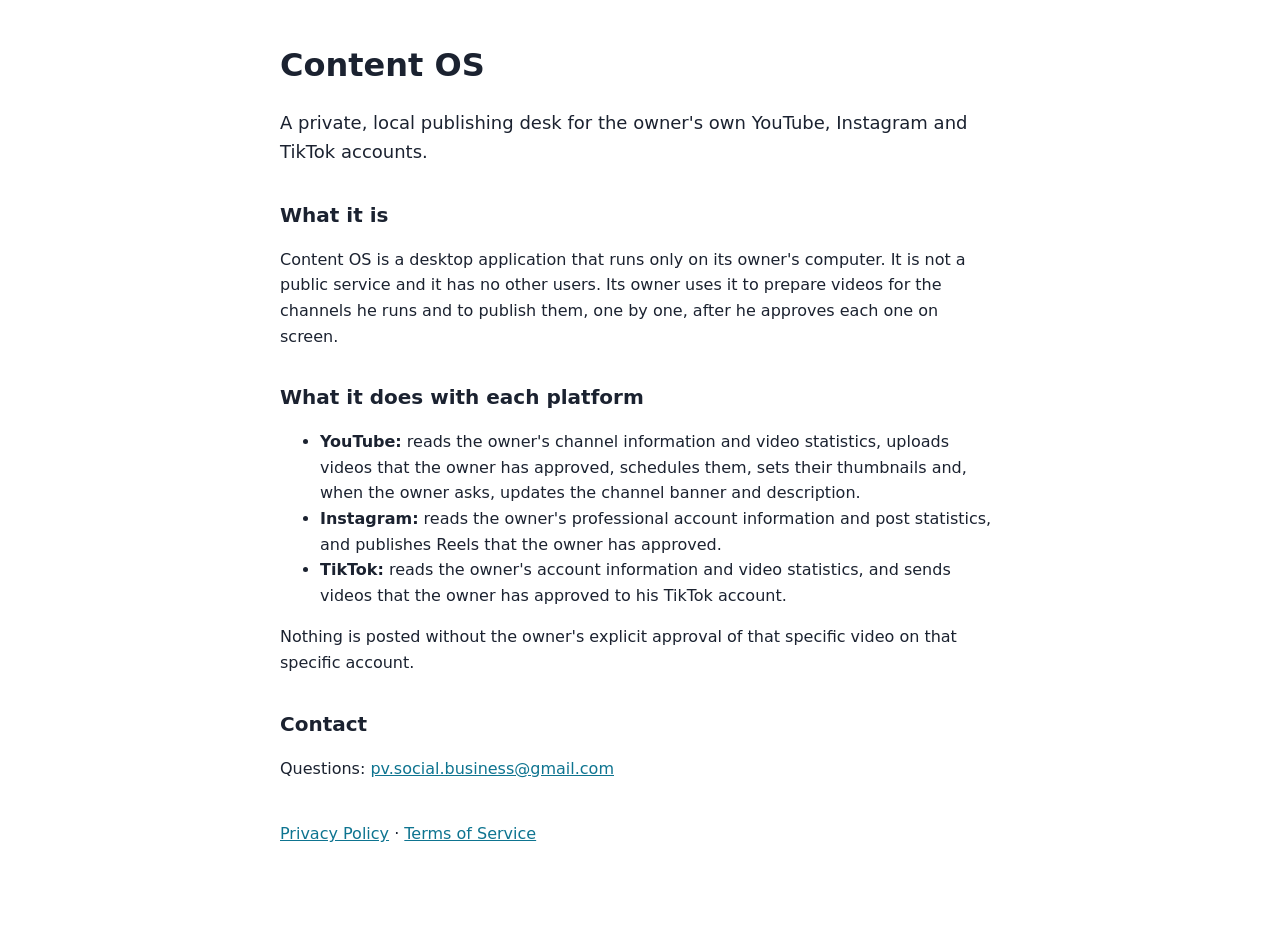
<file: index.html>
<!doctype html>
<html lang="en">
<head>
<meta charset="utf-8">
<meta name="viewport" content="width=device-width, initial-scale=1">
<title>Content OS</title>
<link rel="stylesheet" href="estilo.css">
</head>
<body>
<main>
  <h1>Content OS</h1>
  <p class="lead">A private, local publishing desk for the owner's own YouTube, Instagram and TikTok accounts.</p>

  <h2>What it is</h2>
  <p>Content OS is a desktop application that runs only on its owner's computer. It is not a public service and it has
  no other users. Its owner uses it to prepare videos for the channels he runs and to publish them, one by one, after
  he approves each one on screen.</p>

  <h2>What it does with each platform</h2>
  <ul>
    <li><b>YouTube:</b> reads the owner's channel information and video statistics, uploads videos that the owner has
    approved, schedules them, sets their thumbnails and, when the owner asks, updates the channel banner and
    description.</li>
    <li><b>Instagram:</b> reads the owner's professional account information and post statistics, and publishes Reels
    that the owner has approved.</li>
    <li><b>TikTok:</b> reads the owner's account information and video statistics, and sends videos that the owner has
    approved to his TikTok account.</li>
  </ul>
  <p>Nothing is posted without the owner's explicit approval of that specific video on that specific account.</p>

  <h2>Contact</h2>
  <p>Questions: <a href="mailto:pv.social.business@gmail.com">pv.social.business@gmail.com</a></p>

  <p class="links"><a href="privacy.html">Privacy Policy</a> · <a href="terms.html">Terms of Service</a></p>
</main>
</body>
</html>
</file>
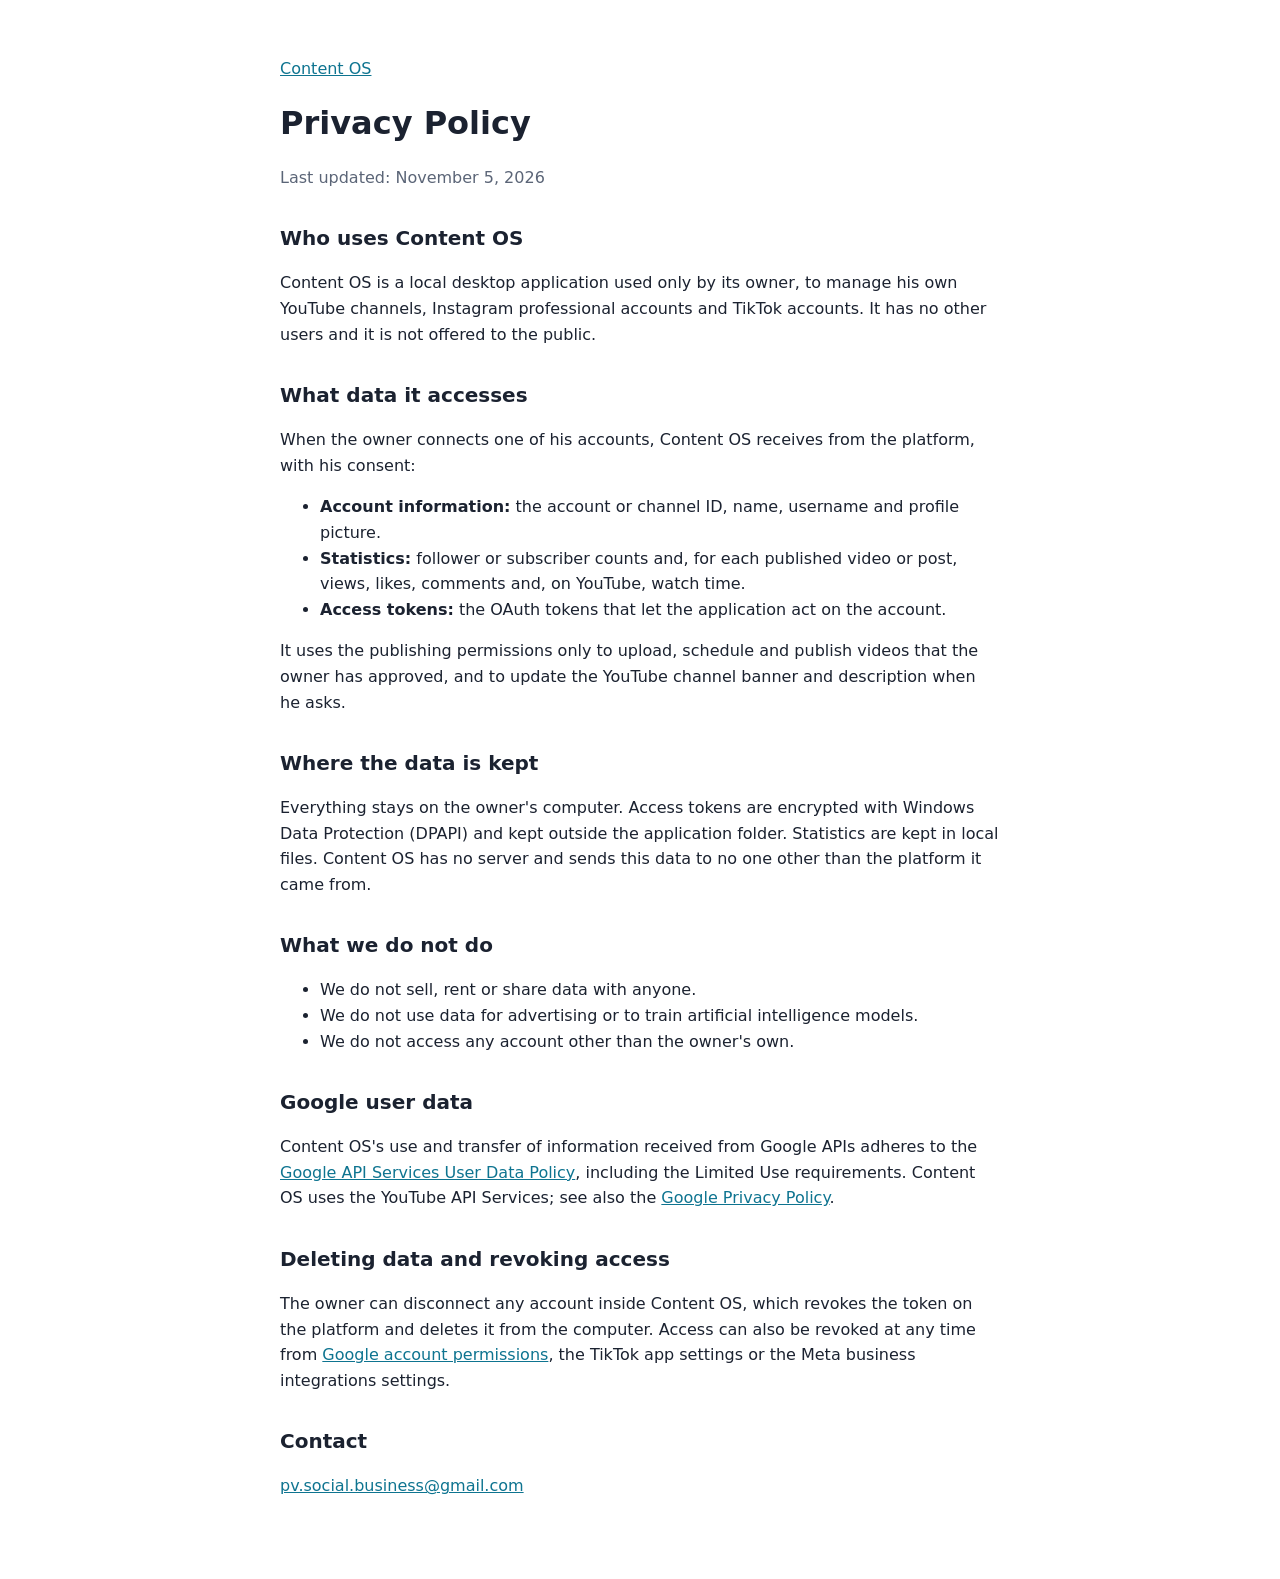
<file: privacy.html>
<!doctype html>
<html lang="en">
<head>
<meta charset="utf-8">
<meta name="viewport" content="width=device-width, initial-scale=1">
<title>Content OS · Privacy Policy</title>
<link rel="stylesheet" href="estilo.css">
</head>
<body>
<main>
  <p><a href="index.html">Content OS</a></p>
  <h1>Privacy Policy</h1>
  <p class="sub">Last updated: November 5, 2026</p>

  <h2>Who uses Content OS</h2>
  <p>Content OS is a local desktop application used only by its owner, to manage his own YouTube channels, Instagram
  professional accounts and TikTok accounts. It has no other users and it is not offered to the public.</p>

  <h2>What data it accesses</h2>
  <p>When the owner connects one of his accounts, Content OS receives from the platform, with his consent:</p>
  <ul>
    <li><b>Account information:</b> the account or channel ID, name, username and profile picture.</li>
    <li><b>Statistics:</b> follower or subscriber counts and, for each published video or post, views, likes,
    comments and, on YouTube, watch time.</li>
    <li><b>Access tokens:</b> the OAuth tokens that let the application act on the account.</li>
  </ul>
  <p>It uses the publishing permissions only to upload, schedule and publish videos that the owner has approved, and to
  update the YouTube channel banner and description when he asks.</p>

  <h2>Where the data is kept</h2>
  <p>Everything stays on the owner's computer. Access tokens are encrypted with Windows Data Protection (DPAPI) and kept
  outside the application folder. Statistics are kept in local files. Content OS has no server and sends this data to no
  one other than the platform it came from.</p>

  <h2>What we do not do</h2>
  <ul>
    <li>We do not sell, rent or share data with anyone.</li>
    <li>We do not use data for advertising or to train artificial intelligence models.</li>
    <li>We do not access any account other than the owner's own.</li>
  </ul>

  <h2>Google user data</h2>
  <p>Content OS's use and transfer of information received from Google APIs adheres to the
  <a href="https://developers.google.com/terms/api-services-user-data-policy">Google API Services User Data Policy</a>,
  including the Limited Use requirements. Content OS uses the YouTube API Services; see also the
  <a href="https://policies.google.com/privacy">Google Privacy Policy</a>.</p>

  <h2>Deleting data and revoking access</h2>
  <p>The owner can disconnect any account inside Content OS, which revokes the token on the platform and deletes it from
  the computer. Access can also be revoked at any time from
  <a href="https://myaccount.google.com/permissions">Google account permissions</a>, the TikTok app settings or the Meta
  business integrations settings.</p>

  <h2>Contact</h2>
  <p><a href="mailto:pv.social.business@gmail.com">pv.social.business@gmail.com</a></p>
</main>
</body>
</html>
</file>
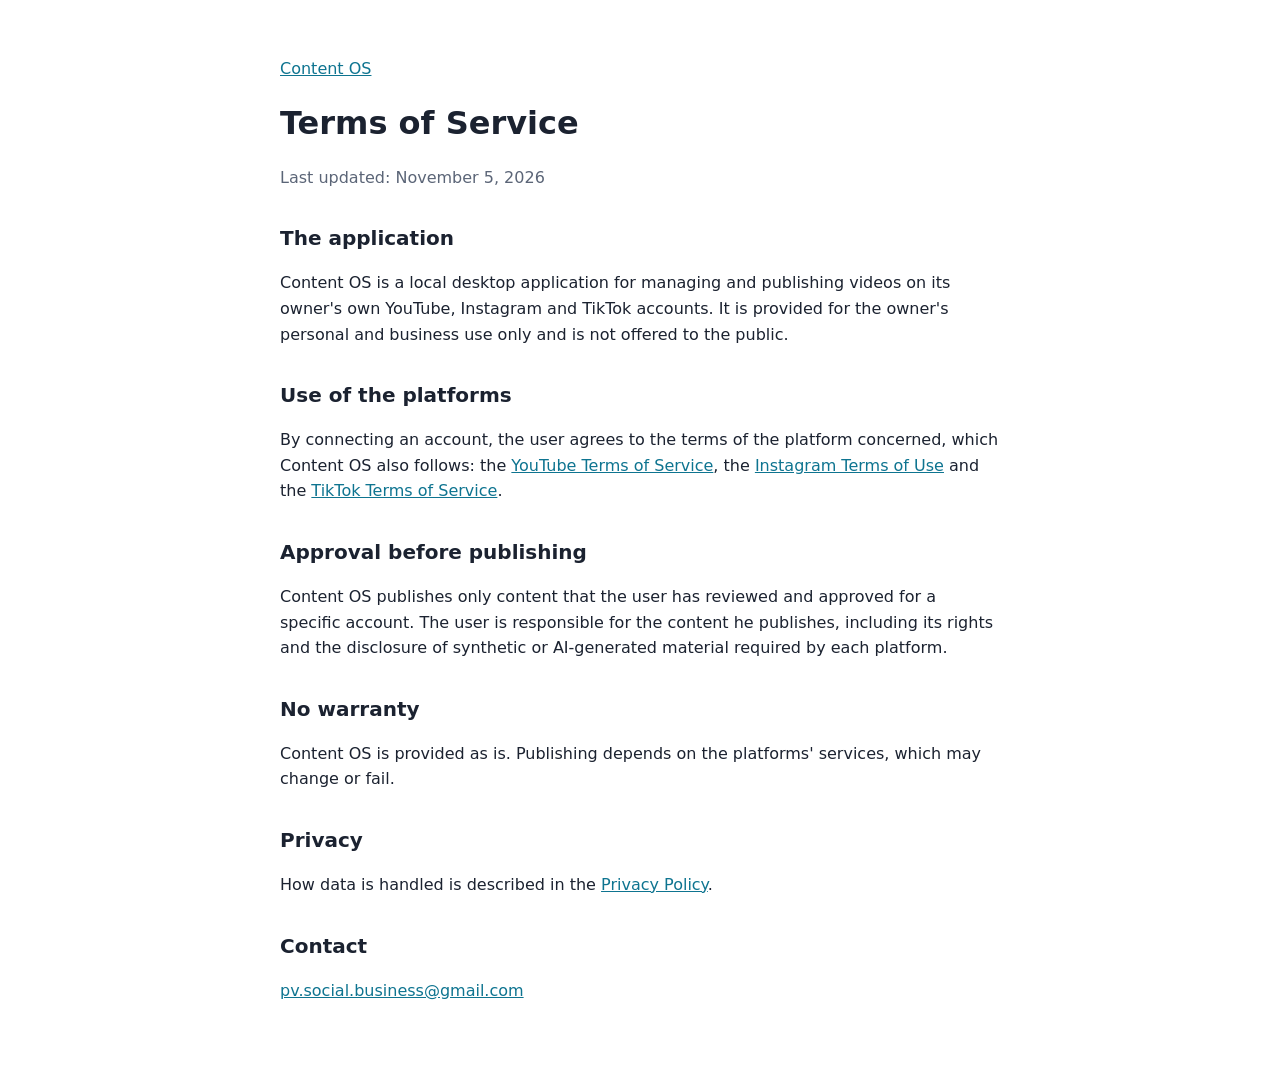
<file: terms.html>
<!doctype html>
<html lang="en">
<head>
<meta charset="utf-8">
<meta name="viewport" content="width=device-width, initial-scale=1">
<title>Content OS · Terms of Service</title>
<link rel="stylesheet" href="estilo.css">
</head>
<body>
<main>
  <p><a href="index.html">Content OS</a></p>
  <h1>Terms of Service</h1>
  <p class="sub">Last updated: November 5, 2026</p>

  <h2>The application</h2>
  <p>Content OS is a local desktop application for managing and publishing videos on its owner's own YouTube,
  Instagram and TikTok accounts. It is provided for the owner's personal and business use only and is not offered to
  the public.</p>

  <h2>Use of the platforms</h2>
  <p>By connecting an account, the user agrees to the terms of the platform concerned, which Content OS also follows:
  the <a href="https://www.youtube.com/t/terms">YouTube Terms of Service</a>, the
  <a href="https://help.instagram.com/581066165581870">Instagram Terms of Use</a> and the
  <a href="https://www.tiktok.com/legal/terms-of-service">TikTok Terms of Service</a>.</p>

  <h2>Approval before publishing</h2>
  <p>Content OS publishes only content that the user has reviewed and approved for a specific account. The user is
  responsible for the content he publishes, including its rights and the disclosure of synthetic or AI-generated
  material required by each platform.</p>

  <h2>No warranty</h2>
  <p>Content OS is provided as is. Publishing depends on the platforms' services, which may change or fail.</p>

  <h2>Privacy</h2>
  <p>How data is handled is described in the <a href="privacy.html">Privacy Policy</a>.</p>

  <h2>Contact</h2>
  <p><a href="mailto:pv.social.business@gmail.com">pv.social.business@gmail.com</a></p>
</main>
</body>
</html>
</file>
<file: estilo.css>
:root { color-scheme: light dark; --texto: #1b2230; --fundo: #ffffff; --sub: #5b6577; --link: #0e7490; }
@media (prefers-color-scheme: dark) { :root { --texto: #e6ebf3; --fundo: #0a0e15; --sub: #9aa7bb; --link: #22d3ee; } }
body { margin: 0; background: var(--fundo); color: var(--texto); font: 16px/1.6 system-ui, -apple-system, "Segoe UI", sans-serif; }
main { max-width: 720px; margin: 0 auto; padding: 40px 16px 64px; }
h1 { font-size: 32px; margin: 0 0 8px; } h2 { font-size: 20px; margin: 32px 0 8px; }
a { color: var(--link); } .lead { font-size: 18px; } .sub { color: var(--sub); } .links { margin-top: 40px; }
</file>
